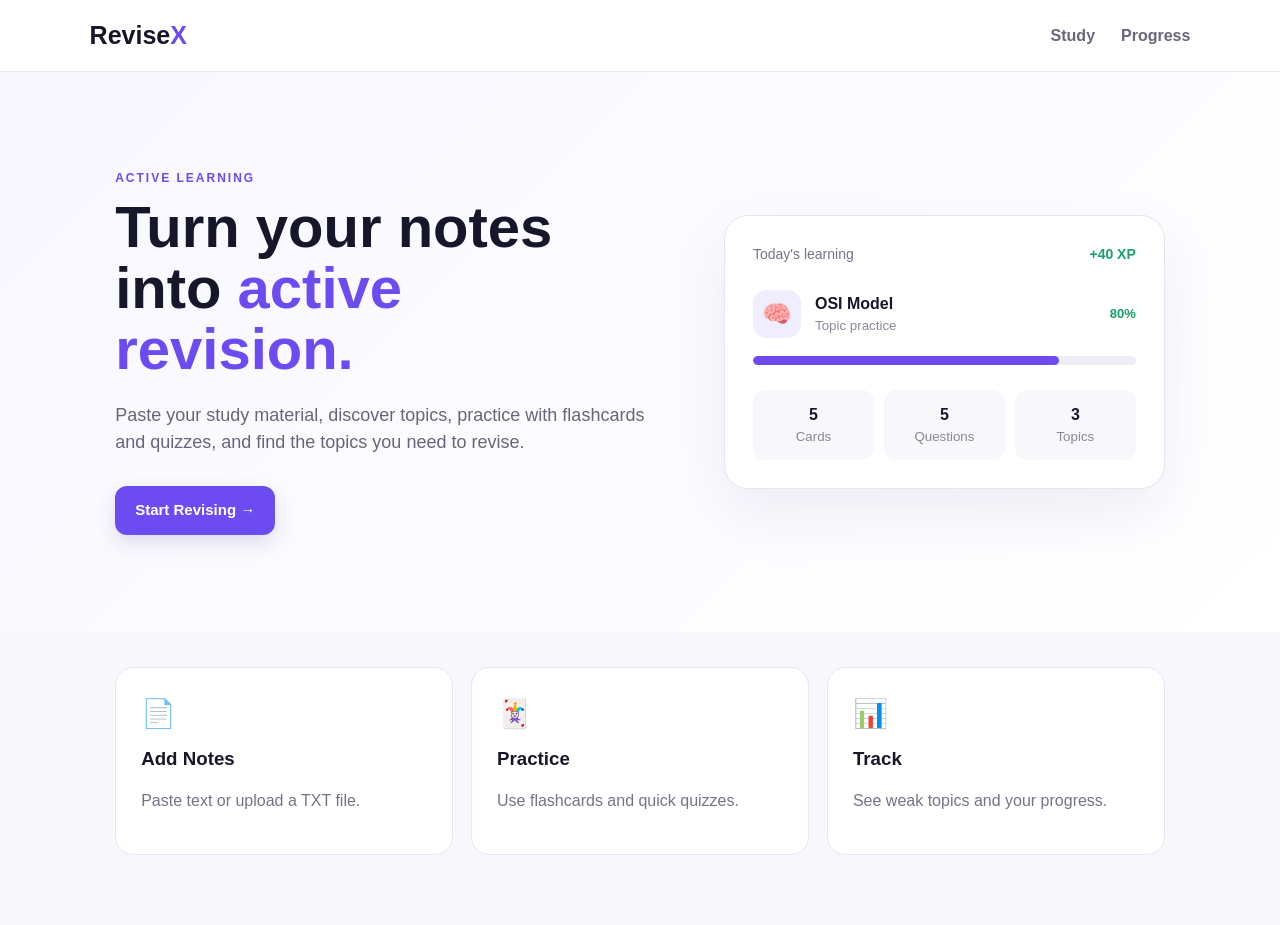
<file: index.html>
<!DOCTYPE html>
<html lang="en">
<head>
  <meta charset="UTF-8">
  <meta name="viewport" content="width=device-width, initial-scale=1.0">
  <title>ReviseX - Active Learning</title>
  <link rel="stylesheet" href="css/style.css">
</head>
<body>
  <header class="topbar">
    <a class="logo" href="index.html">Revise<span>X</span></a>
    <nav>
      <a href="study.html">Study</a>
      <a href="dashboard.html">Progress</a>
    </nav>
  </header>

  <main class="hero">
    <section class="hero-copy">
      <p class="eyebrow">ACTIVE LEARNING</p>
      <h1>Turn your notes into <span>active revision.</span></h1>
      <p class="hero-text">
        Paste your study material, discover topics, practice with flashcards and quizzes,
        and find the topics you need to revise.
      </p>
      <a class="btn primary" href="notes.html">Start Revising →</a>
    </section>

    <section class="hero-card">
      <div class="mini-top">
        <span>Today's learning</span>
        <strong>+40 XP</strong>
      </div>
      <div class="mini-topic">
        <div class="topic-icon">🧠</div>
        <div>
          <strong>OSI Model</strong>
          <small>Topic practice</small>
        </div>
        <span class="status good">80%</span>
      </div>
      <div class="progress"><span style="width:80%"></span></div>
      <div class="mini-grid">
        <div><b>5</b><small>Cards</small></div>
        <div><b>5</b><small>Questions</small></div>
        <div><b>3</b><small>Topics</small></div>
      </div>
    </section>
  </main>

  <section class="features">
    <div class="feature"><span>📄</span><h3>Add Notes</h3><p>Paste text or upload a TXT file.</p></div>
    <div class="feature"><span>🃏</span><h3>Practice</h3><p>Use flashcards and quick quizzes.</p></div>
    <div class="feature"><span>📊</span><h3>Track</h3><p>See weak topics and your progress.</p></div>
  </section>
</body>
</html>
</file>
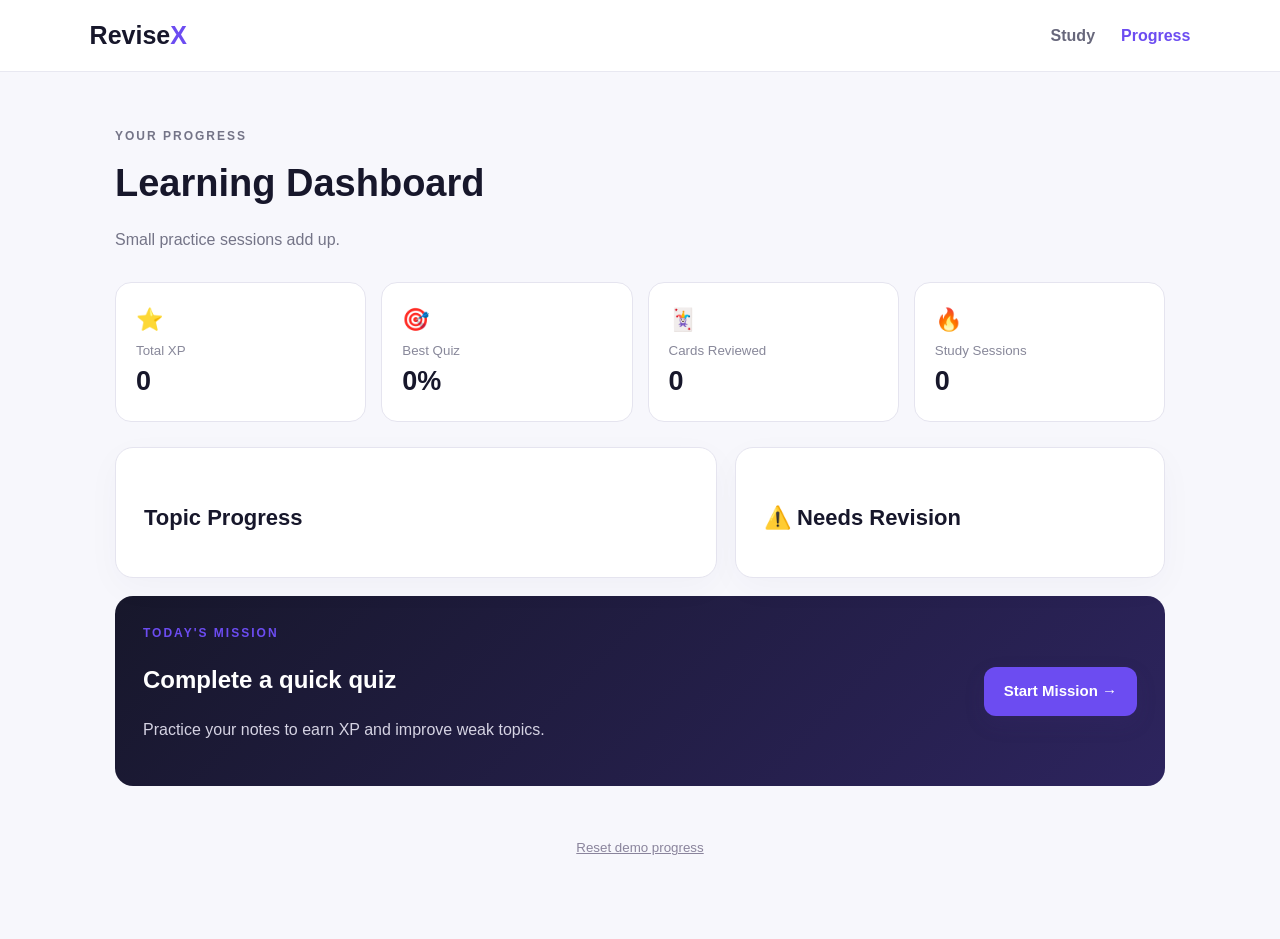
<file: dashboard.html>
<!DOCTYPE html>
<html lang="en">
<head>
  <meta charset="UTF-8">
  <meta name="viewport" content="width=device-width, initial-scale=1.0">
  <title>Progress - ReviseX</title>
  <link rel="stylesheet" href="css/style.css">
</head>
<body>
<header class="topbar">
  <a class="logo" href="index.html">Revise<span>X</span></a>
  <nav><a href="study.html">Study</a><a class="active" href="dashboard.html">Progress</a></nav>
</header>

<main class="page">
  <div class="page-heading">
    <p class="eyebrow">YOUR PROGRESS</p>
    <h1>Learning Dashboard</h1>
    <p>Small practice sessions add up.</p>
  </div>

  <section class="dashboard-top">
    <div class="xp-card">
      <span>⭐</span><small>Total XP</small><strong id="dashXP">0</strong>
    </div>
    <div class="xp-card">
      <span>🎯</span><small>Best Quiz</small><strong id="bestScore">0%</strong>
    </div>
    <div class="xp-card">
      <span>🃏</span><small>Cards Reviewed</small><strong id="cardsReviewed">0</strong>
    </div>
    <div class="xp-card">
      <span>🔥</span><small>Study Sessions</small><strong id="sessions">0</strong>
    </div>
  </section>

  <section class="dashboard-grid">
    <div class="panel">
      <div class="section-title"><h2>Topic Progress</h2></div>
      <div id="topicProgress"></div>
    </div>
    <div class="panel">
      <div class="section-title"><h2>⚠️ Needs Revision</h2></div>
      <div id="weakTopics"></div>
    </div>
  </section>

  <section class="revision-mission">
    <div>
      <p class="eyebrow">TODAY'S MISSION</p>
      <h2 id="missionTitle">Complete a quick quiz</h2>
      <p id="missionText">Practice your notes to earn XP and improve weak topics.</p>
    </div>
    <a class="btn primary" href="quiz.html">Start Mission →</a>
  </section>

  <div class="center"><button id="resetBtn" class="text-btn">Reset demo progress</button></div>
</main>
<script src="js/data.js"></script>
<script src="js/dashboard.js"></script>
</body>
</html>
</file>
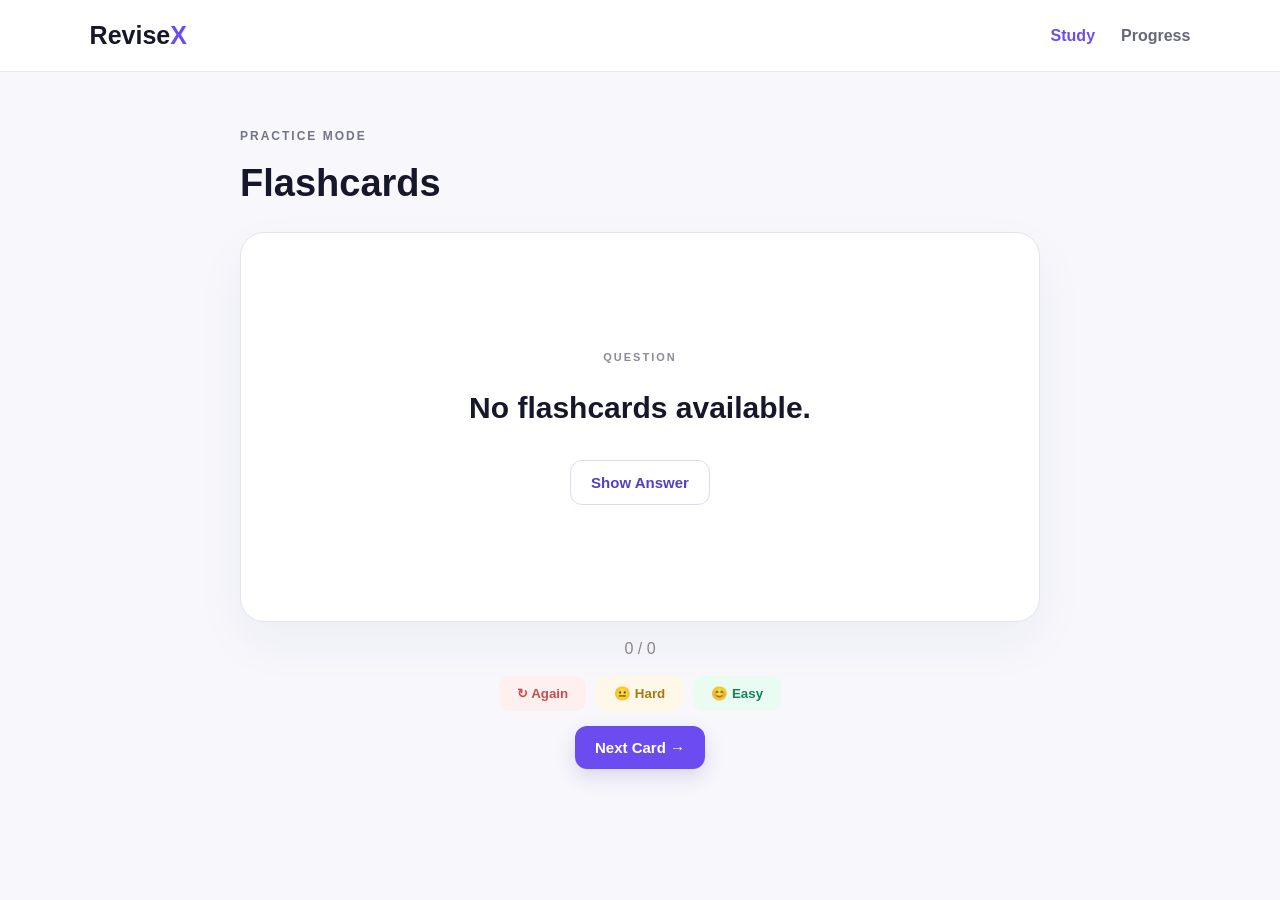
<file: flashcards.html>
<!DOCTYPE html>
<html lang="en">
<head>
  <meta charset="UTF-8">
  <meta name="viewport" content="width=device-width, initial-scale=1.0">
  <title>Flashcards - ReviseX</title>
  <link rel="stylesheet" href="css/style.css">
</head>
<body>
<header class="topbar">
  <a class="logo" href="index.html">Revise<span>X</span></a>
  <nav><a class="active" href="study.html">Study</a><a href="dashboard.html">Progress</a></nav>
</header>

<main class="page narrow">
  <div class="page-heading compact">
    <p class="eyebrow">PRACTICE MODE</p>
    <h1>Flashcards</h1>
    <p id="cardTopic"></p>
  </div>

  <div class="flash-wrap">
    <div id="flashcard" class="flashcard">
      <div class="card-label">QUESTION</div>
      <h2 id="cardQuestion">Loading...</h2>
      <button id="showAnswer" class="btn secondary">Show Answer</button>
      <div id="answerBox" class="answer-box hidden">
        <div class="card-label">ANSWER</div>
        <p id="cardAnswer"></p>
      </div>
    </div>
    <div class="card-counter"><span id="cardNumber">1</span> / <span id="totalCards">0</span></div>
    <div class="rating-row">
      <button class="rate again" data-rate="again">↻ Again</button>
      <button class="rate hard" data-rate="hard">😐 Hard</button>
      <button class="rate easy" data-rate="easy">😊 Easy</button>
    </div>
    <button id="nextCard" class="btn primary">Next Card →</button>
  </div>
</main>
<script src="js/data.js"></script>
<script src="js/flashcards.js"></script>
</body>
</html>
</file>
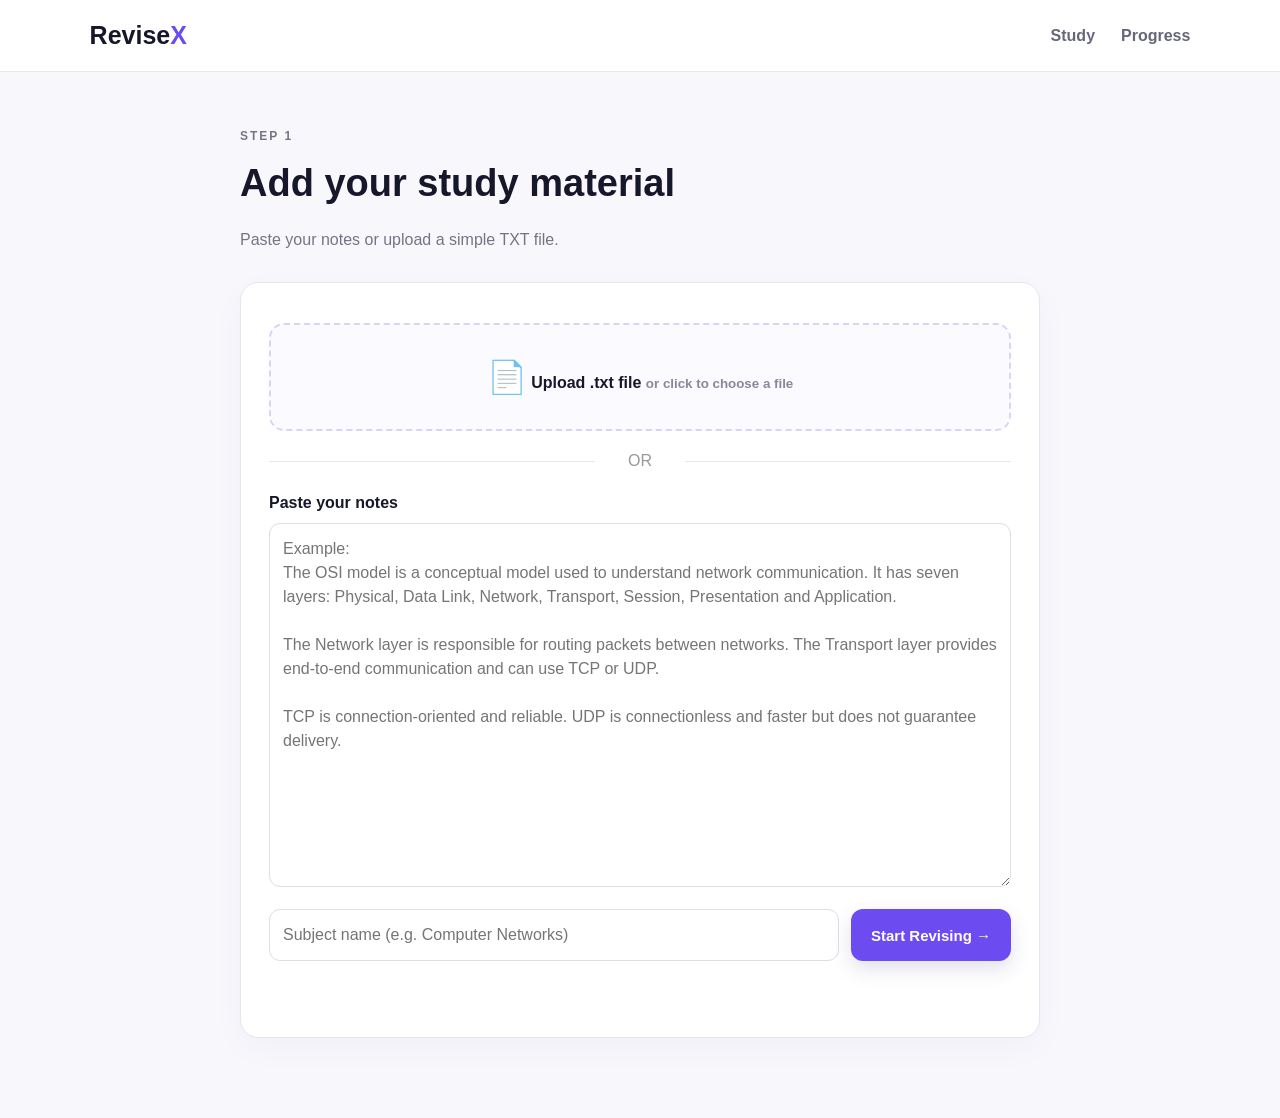
<file: notes.html>
<!DOCTYPE html>
<html lang="en">
<head>
  <meta charset="UTF-8">
  <meta name="viewport" content="width=device-width, initial-scale=1.0">
  <title>Add Notes - ReviseX</title>
  <link rel="stylesheet" href="css/style.css">
</head>
<body>
<header class="topbar">
  <a class="logo" href="index.html">Revise<span>X</span></a>
  <nav><a href="study.html">Study</a><a href="dashboard.html">Progress</a></nav>
</header>

<main class="page narrow">
  <div class="page-heading">
    <p class="eyebrow">STEP 1</p>
    <h1>Add your study material</h1>
    <p>Paste your notes or upload a simple TXT file.</p>
  </div>

  <section class="panel">
    <label for="fileInput" class="upload-box">
      <span>📄</span>
      <b>Upload .txt file</b>
      <small>or click to choose a file</small>
      <input id="fileInput" type="file" accept=".txt,text/plain">
    </label>

    <div class="or"><span>OR</span></div>

    <label for="notesInput">Paste your notes</label>
    <textarea id="notesInput" rows="14" placeholder="Example:
The OSI model is a conceptual model used to understand network communication. It has seven layers: Physical, Data Link, Network, Transport, Session, Presentation and Application.

The Network layer is responsible for routing packets between networks. The Transport layer provides end-to-end communication and can use TCP or UDP.

TCP is connection-oriented and reliable. UDP is connectionless and faster but does not guarantee delivery."></textarea>

    <div class="form-row">
      <input id="subjectInput" type="text" placeholder="Subject name (e.g. Computer Networks)">
      <button id="startBtn" class="btn primary">Start Revising →</button>
    </div>
    <p id="message" class="message"></p>
  </section>
</main>
<script src="js/data.js"></script>
<script src="js/notes.js"></script>
</body>
</html>
</file>
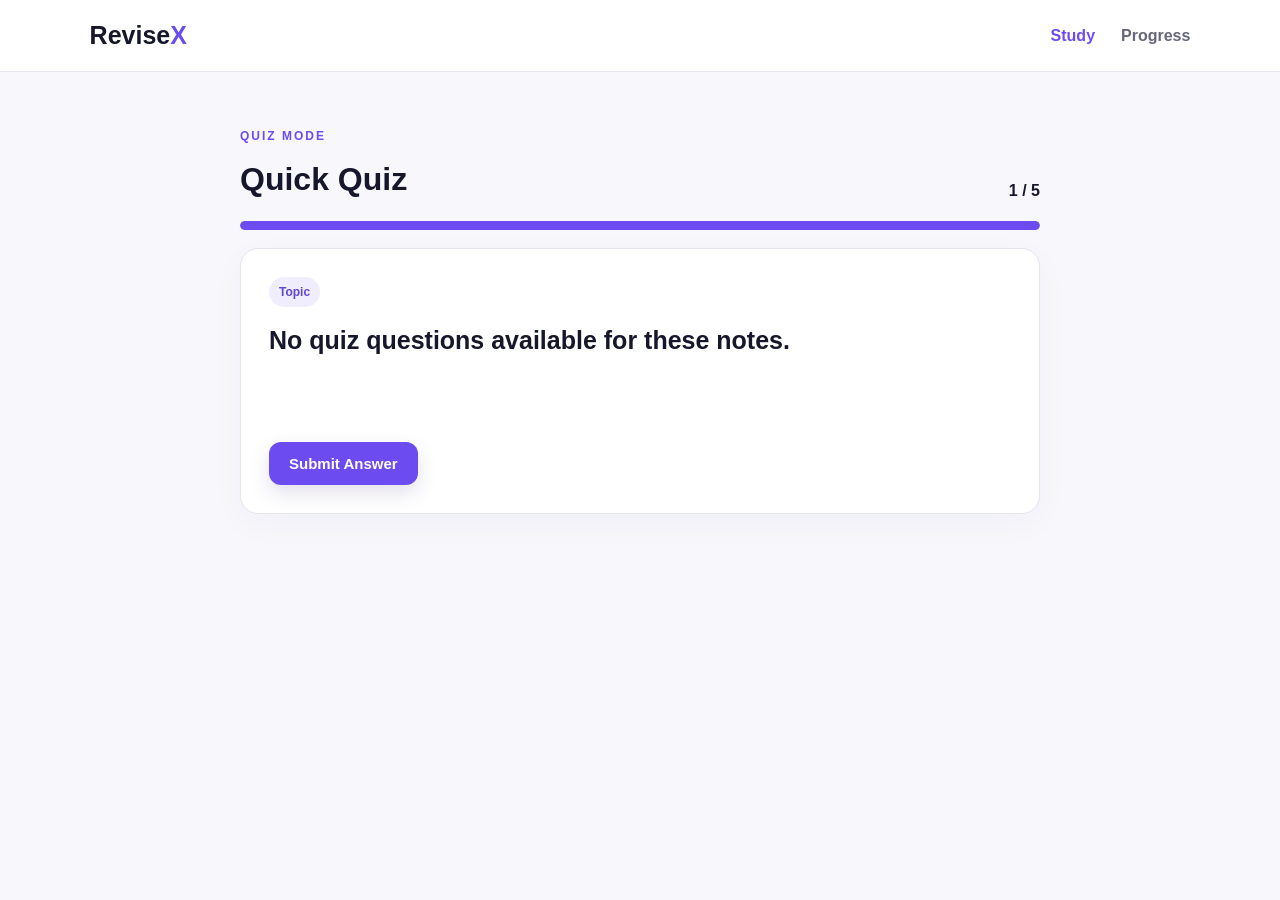
<file: quiz.html>
<!DOCTYPE html>
<html lang="en">
<head>
  <meta charset="UTF-8">
  <meta name="viewport" content="width=device-width, initial-scale=1.0">
  <title>Quiz - ReviseX</title>
  <link rel="stylesheet" href="css/style.css">
</head>
<body>
<header class="topbar">
  <a class="logo" href="index.html">Revise<span>X</span></a>
  <nav><a class="active" href="study.html">Study</a><a href="dashboard.html">Progress</a></nav>
</header>

<main class="page narrow">
  <div class="quiz-head">
    <div><p class="eyebrow">QUIZ MODE</p><h1>Quick Quiz</h1></div>
    <strong id="quizProgress">1 / 5</strong>
  </div>
  <div class="progress"><span id="quizBar"></span></div>

  <section id="quizBox" class="panel quiz-panel">
    <span id="questionTopic" class="tag">Topic</span>
    <h2 id="questionText">Loading...</h2>
    <div id="options" class="options"></div>
    <p id="feedback" class="feedback"></p>
    <button id="submitBtn" class="btn primary" disabled>Submit Answer</button>
  </section>

  <section id="resultBox" class="result-box hidden">
    <div class="result-icon">🎉</div>
    <h1>Quiz Complete!</h1>
    <div class="big-score"><span id="finalScore">0</span>%</div>
    <p id="scoreText"></p>
    <div id="weakList" class="weak-list"></div>
    <a class="btn primary" href="dashboard.html">View Progress →</a>
  </section>
</main>
<script src="js/data.js"></script>
<script src="js/quiz.js"></script>
</body>
</html>
</file>
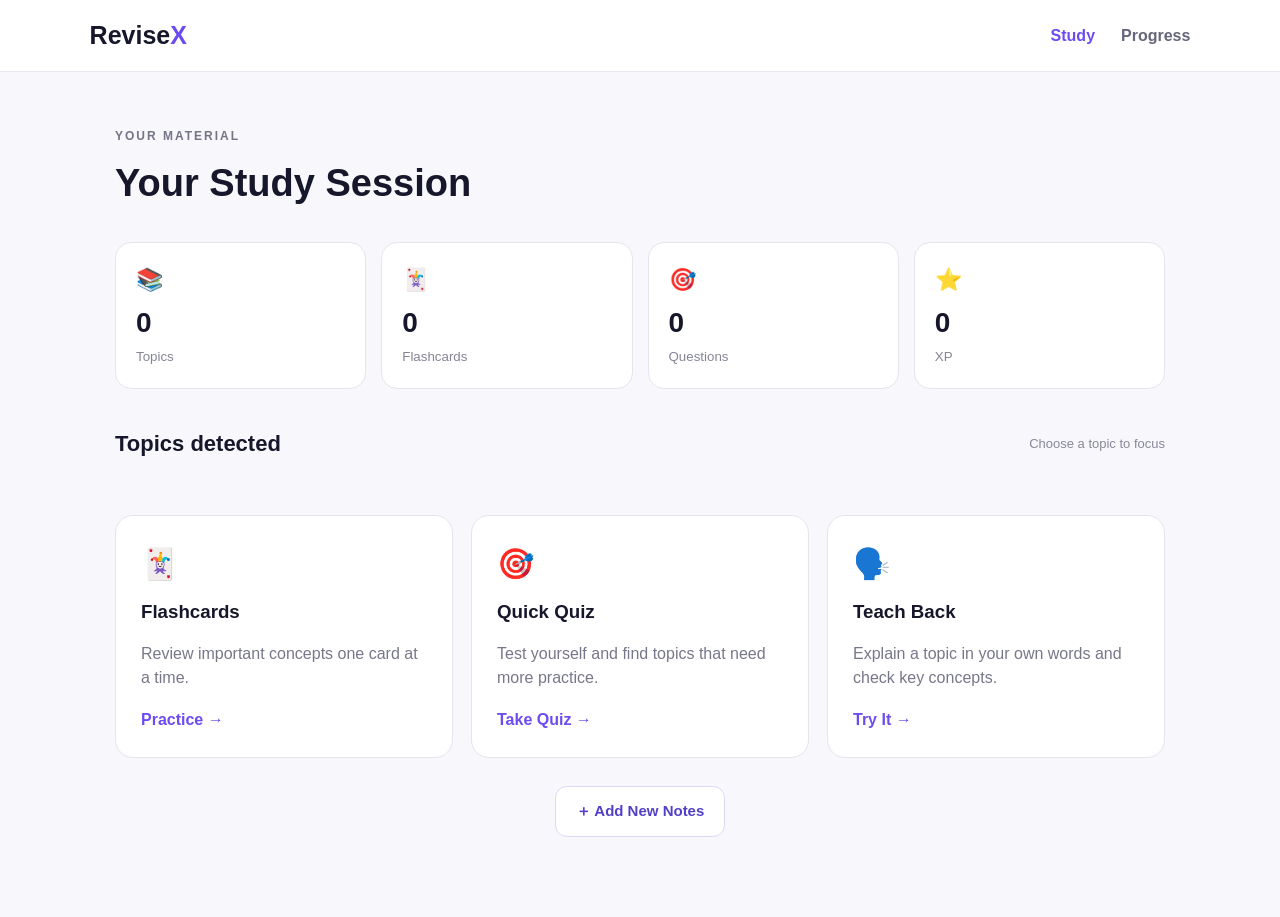
<file: study.html>
<!DOCTYPE html>
<html lang="en">
<head>
  <meta charset="UTF-8">
  <meta name="viewport" content="width=device-width, initial-scale=1.0">
  <title>Study - ReviseX</title>
  <link rel="stylesheet" href="css/style.css">
</head>
<body>
<header class="topbar">
  <a class="logo" href="index.html">Revise<span>X</span></a>
  <nav><a class="active" href="study.html">Study</a><a href="dashboard.html">Progress</a></nav>
</header>

<main class="page">
  <div class="page-heading">
    <p class="eyebrow">YOUR MATERIAL</p>
    <h1 id="subjectTitle">Your Study Session</h1>
    <p id="notePreview"></p>
  </div>

  <section class="stats-row">
    <div class="stat-card"><span>📚</span><b id="topicCount">0</b><small>Topics</small></div>
    <div class="stat-card"><span>🃏</span><b id="cardCount">0</b><small>Flashcards</small></div>
    <div class="stat-card"><span>🎯</span><b id="questionCount">0</b><small>Questions</small></div>
    <div class="stat-card"><span>⭐</span><b id="xpValue">0</b><small>XP</small></div>
  </section>

  <section>
    <div class="section-title"><h2>Topics detected</h2><span class="hint">Choose a topic to focus</span></div>
    <div id="topics" class="topic-list"></div>
  </section>

  <section class="mode-grid">
    <a class="mode-card" href="flashcards.html">
      <span class="mode-icon">🃏</span><h3>Flashcards</h3><p>Review important concepts one card at a time.</p><b>Practice →</b>
    </a>
    <a class="mode-card" href="quiz.html">
      <span class="mode-icon">🎯</span><h3>Quick Quiz</h3><p>Test yourself and find topics that need more practice.</p><b>Take Quiz →</b>
    </a>
    <a class="mode-card" href="teach.html">
      <span class="mode-icon">🗣️</span><h3>Teach Back</h3><p>Explain a topic in your own words and check key concepts.</p><b>Try It →</b>
    </a>
  </section>

  <div class="center"><a class="btn secondary" href="notes.html">＋ Add New Notes</a></div>
</main>
<script src="js/data.js"></script>
<script src="js/study.js"></script>
</body>
</html>
</file>
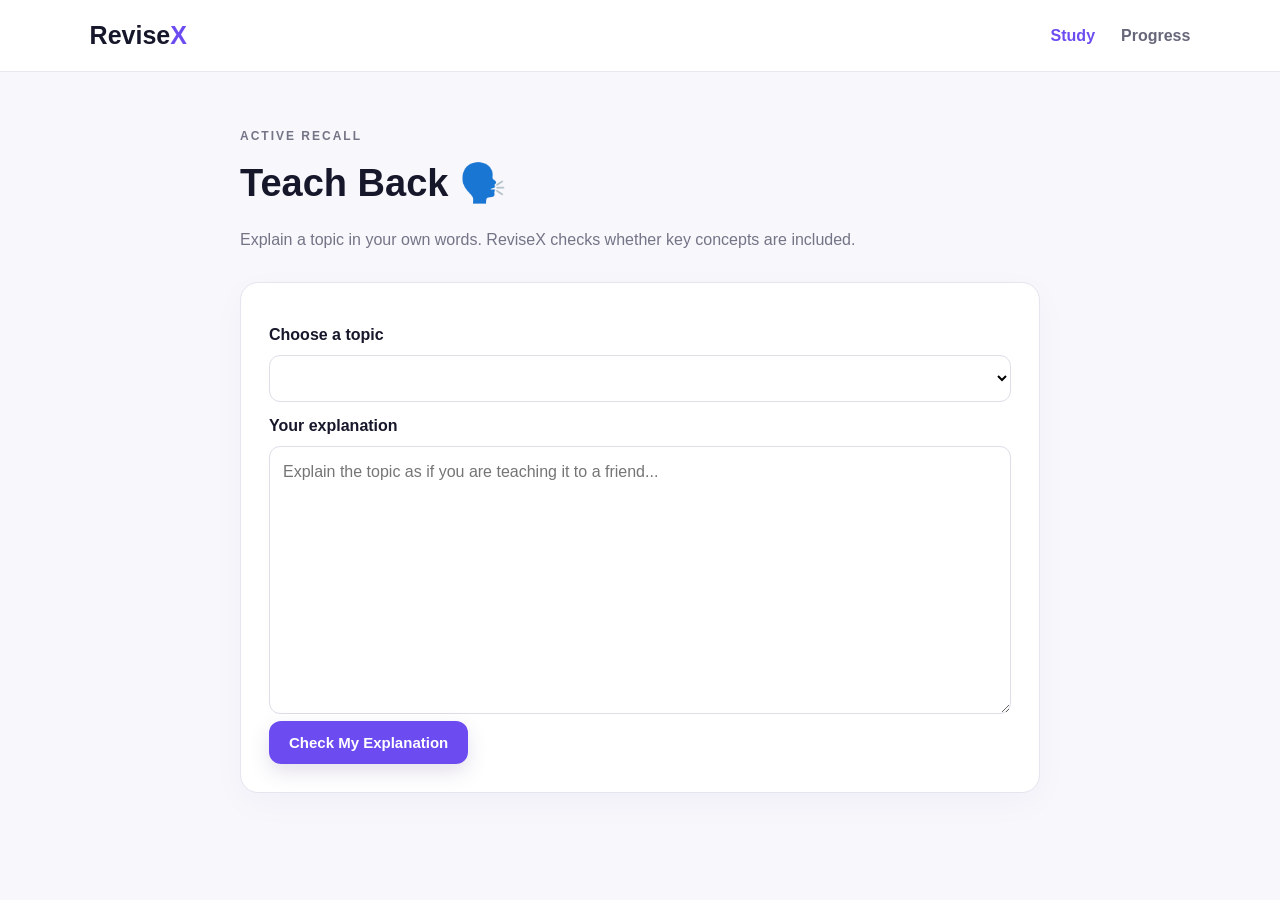
<file: teach.html>
<!DOCTYPE html>
<html lang="en">
<head>
  <meta charset="UTF-8">
  <meta name="viewport" content="width=device-width, initial-scale=1.0">
  <title>Teach Back - ReviseX</title>
  <link rel="stylesheet" href="css/style.css">
</head>
<body>
<header class="topbar">
  <a class="logo" href="index.html">Revise<span>X</span></a>
  <nav><a class="active" href="study.html">Study</a><a href="dashboard.html">Progress</a></nav>
</header>

<main class="page narrow">
  <div class="page-heading">
    <p class="eyebrow">ACTIVE RECALL</p>
    <h1>Teach Back 🗣️</h1>
    <p>Explain a topic in your own words. ReviseX checks whether key concepts are included.</p>
  </div>

  <section class="panel">
    <label for="teachTopic">Choose a topic</label>
    <select id="teachTopic"></select>
    <label for="teachAnswer">Your explanation</label>
    <textarea id="teachAnswer" rows="10" placeholder="Explain the topic as if you are teaching it to a friend..."></textarea>
    <button id="checkBtn" class="btn primary">Check My Explanation</button>
    <div id="teachResult" class="teach-result hidden"></div>
  </section>
</main>
<script src="js/data.js"></script>
<script src="js/teach.js"></script>
</body>
</html>
</file>
<file: css/style.css>
* {
  box-sizing: border-box;
}

body {
  margin: 0;
  font-family: Inter, Segoe UI, Arial, sans-serif;
  background: #f7f7fc;
  color: #17172b;
  line-height: 1.5;
}

/* =========================
   TOP BAR
========================= */

.topbar {
  height: 72px;
  background: #fff;
  border-bottom: 1px solid #e8e8f1;
  display: flex;
  align-items: center;
  justify-content: space-between;
  padding: 0 7%;
  position: sticky;
  top: 0;
  z-index: 5;
}

.logo {
  font-size: 25px;
  font-weight: 800;
  color: #17172b;
  text-decoration: none;
}

.logo span {
  color: #6c4cf1;
}

.topbar nav {
  display: flex;
  align-items: center;
  gap: 26px;
}

.topbar nav a {
  color: #67677b;
  text-decoration: none;
  font-weight: 600;
}

.topbar nav a:hover,
.topbar nav a.active {
  color: #6c4cf1;
}

/* =========================
   HERO
========================= */

.hero {
  min-height: 560px;
  display: grid;
  grid-template-columns: 1.1fr 0.9fr;
  gap: 70px;
  align-items: center;
  padding: 70px 9%;
  background: linear-gradient(135deg, #f8f7ff, #fff);
}

.eyebrow {
  font-size: 12px;
  letter-spacing: 2px;
  font-weight: 800;
  color: #6c4cf1;
  margin: 0 0 10px;
}

.hero h1 {
  font-size: 58px;
  line-height: 1.05;
  margin: 0 0 22px;
  max-width: 650px;
}

.hero h1 span {
  color: #6c4cf1;
}

.hero-text {
  font-size: 18px;
  color: #66667a;
  max-width: 590px;
  margin-bottom: 30px;
}

/* =========================
   BUTTONS
========================= */

.btn {
  border: 0;
  border-radius: 12px;
  padding: 13px 20px;
  font-size: 15px;
  font-weight: 750;
  cursor: pointer;
  text-decoration: none;
  display: inline-flex;
  align-items: center;
  justify-content: center;
  transition: 0.2s;
}

.btn:hover {
  transform: translateY(-2px);
}

.primary {
  background: #6c4cf1;
  color: #fff;
  box-shadow: 0 8px 20px #40327a26;
}

.secondary {
  background: #fff;
  color: #5140c7;
  border: 1px solid #ddd9f8;
}

/* =========================
   HERO CARD
========================= */

.hero-card {
  background: #fff;
  border: 1px solid #e7e5f2;
  border-radius: 24px;
  padding: 28px;
  box-shadow: 0 25px 60px #40327a14;
}

.mini-top,
.mini-topic {
  display: flex;
  align-items: center;
  justify-content: space-between;
}

.mini-top {
  color: #747487;
  font-size: 14px;
  margin-bottom: 25px;
}

.mini-top strong {
  color: #19a36a;
}

.mini-topic {
  justify-content: flex-start;
  gap: 14px;
}

.topic-icon {
  width: 48px;
  height: 48px;
  border-radius: 14px;
  background: #f0edff;
  display: grid;
  place-items: center;
  font-size: 24px;
}

.mini-topic div:nth-child(2) {
  display: flex;
  flex-direction: column;
}

.mini-topic small {
  color: #88889a;
}

.status {
  margin-left: auto;
  font-size: 13px;
  font-weight: 800;
}

.good {
  color: #159e65;
}

.progress {
  height: 9px;
  background: #eeeef5;
  border-radius: 99px;
  overflow: hidden;
  margin: 18px 0;
}

.progress span {
  display: block;
  height: 100%;
  background: #6c4cf1;
  border-radius: 99px;
}

.mini-grid {
  display: grid;
  grid-template-columns: repeat(3, 1fr);
  gap: 10px;
  margin-top: 25px;
}

.mini-grid div {
  background: #f8f8fc;
  border-radius: 12px;
  padding: 13px;
  text-align: center;
}

.mini-grid b,
.mini-grid small {
  display: block;
}

.mini-grid small {
  color: #88889a;
}

/* =========================
   FEATURES
========================= */

.features {
  display: grid;
  grid-template-columns: repeat(3, 1fr);
  gap: 18px;
  padding: 35px 9% 70px;
}

.feature {
  background: #fff;
  border: 1px solid #e7e5f2;
  border-radius: 18px;
  padding: 25px;
}

.feature span {
  font-size: 28px;
}

.feature h3 {
  margin: 10px 0 4px;
}

.feature p,
.page-heading p {
  color: #747487;
}

/* =========================
   GENERAL PAGE
========================= */

.page {
  max-width: 1100px;
  margin: 0 auto;
  padding: 55px 25px 80px;
}

.narrow {
  max-width: 850px;
}

.page-heading {
  margin-bottom: 30px;
}

.page-heading.compact {
  margin-bottom: 20px;
}

.page-heading h1 {
  font-size: 38px;
  margin: 0 0 8px;
}

/* =========================
   PANELS
========================= */

.panel {
  background: #fff;
  border: 1px solid #e5e4ef;
  border-radius: 18px;
  padding: 28px;
  box-shadow: 0 10px 35px #2d245e08;
}

/* =========================
   UPLOAD
========================= */

.upload-box {
  border: 2px dashed #d8d4f6;
  border-radius: 15px;
  padding: 28px;
  text-align: center;
  display: flex;
  flex-direction: column;
  gap: 5px;
  cursor: pointer;
  background: #fbfaff;
}

.upload-box span {
  font-size: 32px;
}

.upload-box small {
  color: #88889a;
}

.upload-box input {
  display: none;
}

.or {
  text-align: center;
  color: #999;
  margin: 18px 0;
  position: relative;
}

.or:before,
.or:after {
  content: "";
  height: 1px;
  background: #e7e7ef;
  position: absolute;
  top: 50%;
  width: 44%;
}

.or:before {
  left: 0;
}

.or:after {
  right: 0;
}

.or span {
  background: #fff;
  padding: 0 10px;
  position: relative;
  z-index: 1;
}

/* =========================
   FORM
========================= */

.panel label {
  display: block;
  font-weight: 700;
  margin: 12px 0 8px;
}

.panel textarea,
.panel input,
.panel select {
  width: 100%;
  border: 1px solid #dedde8;
  border-radius: 11px;
  padding: 13px;
  font: inherit;
  outline: none;
  background: #fff;
}

.panel textarea:focus,
.panel input:focus,
.panel select:focus {
  border-color: #8067f4;
  box-shadow: 0 0 0 3px #8067f414;
}

.form-row {
  display: grid;
  grid-template-columns: 1fr auto;
  gap: 12px;
  margin-top: 15px;
}

.message {
  min-height: 20px;
  color: #d64c4c;
  font-size: 14px;
}

/* =========================
   STATS
========================= */

.stats-row {
  display: grid;
  grid-template-columns: repeat(4, 1fr);
  gap: 15px;
  margin-bottom: 38px;
}

.stat-card {
  background: #fff;
  border: 1px solid #e5e4ef;
  border-radius: 16px;
  padding: 20px;
}

.stat-card span {
  font-size: 22px;
  display: block;
}

.stat-card b {
  font-size: 28px;
  display: block;
  margin-top: 6px;
}

.stat-card small {
  color: #858596;
}

/* =========================
   TOPICS
========================= */

.section-title {
  display: flex;
  justify-content: space-between;
  align-items: center;
  margin: 25px 0 15px;
}

.section-title h2 {
  margin: 0;
  font-size: 22px;
}

.hint {
  font-size: 13px;
  color: #88889a;
}

.topic-list {
  display: flex;
  flex-wrap: wrap;
  gap: 10px;
  margin-bottom: 40px;
}

.topic-pill {
  border: 1px solid #dedaf7;
  background: #fff;
  border-radius: 30px;
  padding: 10px 16px;
  color: #5140c7;
  font-weight: 700;
  cursor: pointer;
}

.topic-pill:hover,
.topic-pill.selected {
  background: #6c4cf1;
  color: #fff;
}

/* =========================
   MODES
========================= */

.mode-grid {
  display: grid;
  grid-template-columns: repeat(3, 1fr);
  gap: 18px;
}

.mode-card {
  background: #fff;
  border: 1px solid #e5e4ef;
  border-radius: 18px;
  padding: 25px;
  text-decoration: none;
  color: #17172b;
  transition: 0.2s;
}

.mode-card:hover {
  transform: translateY(-4px);
  box-shadow: 0 15px 30px #2d245e12;
}

.mode-icon {
  font-size: 30px;
}

.mode-card h3 {
  margin: 12px 0 5px;
}

.mode-card p {
  color: #77778a;
  min-height: 50px;
}

.mode-card b {
  color: #6c4cf1;
}

.center {
  text-align: center;
  margin-top: 28px;
}

/* =========================
   FLASHCARDS
========================= */

.flash-wrap {
  text-align: center;
}

.flashcard {
  background: #fff;
  border: 1px solid #e5e4ef;
  border-radius: 24px;
  min-height: 390px;
  padding: 45px 35px;
  display: flex;
  flex-direction: column;
  align-items: center;
  justify-content: center;
  box-shadow: 0 20px 50px #2d245e0d;
}

.card-label {
  font-size: 11px;
  letter-spacing: 2px;
  font-weight: 800;
  color: #8b8b9a;
}

.flashcard h2 {
  font-size: 30px;
  max-width: 620px;
  margin: 20px 0 30px;
}

.answer-box {
  max-width: 620px;
  border-top: 1px solid #eeeef4;
  padding-top: 20px;
  margin-top: 22px;
}

.answer-box p {
  font-size: 17px;
  color: #57576b;
}

.hidden {
  display: none !important;
}

.card-counter {
  color: #888;
  margin: 15px;
}

.rating-row {
  display: flex;
  justify-content: center;
  gap: 10px;
  margin-bottom: 15px;
}

.rate {
  border: 0;
  padding: 10px 18px;
  border-radius: 10px;
  cursor: pointer;
  font-weight: 700;
}

.again {
  background: #fff0f0;
  color: #c84d4d;
}

.hard {
  background: #fff8e9;
  color: #aa7811;
}

.easy {
  background: #eafbf2;
  color: #18835a;
}

/* =========================
   QUIZ
========================= */

.quiz-head {
  display: flex;
  align-items: flex-end;
  justify-content: space-between;
  margin-bottom: 12px;
}

.quiz-head h1 {
  margin: 0;
}

.quiz-panel h2 {
  font-size: 25px;
  margin: 15px 0 25px;
}

.tag {
  display: inline-block;
  padding: 6px 10px;
  border-radius: 20px;
  background: #f0edff;
  color: #5d48d2;
  font-size: 12px;
  font-weight: 800;
}

.options {
  display: grid;
  gap: 12px;
}

.option {
  border: 1px solid #dedde8;
  border-radius: 12px;
  padding: 15px;
  cursor: pointer;
  background: #fff;
  text-align: left;
  font: inherit;
}

.option:hover {
  border-color: #8a74ef;
}

.option.selected {
  border: 2px solid #6c4cf1;
  background: #f5f2ff;
}

.option.correct {
  border-color: #24a66f;
  background: #effbf5;
}

.option.wrong {
  border-color: #db6262;
  background: #fff2f2;
}

.feedback {
  min-height: 25px;
  font-weight: 700;
}

/* =========================
   RESULTS
========================= */

.result-box {
  text-align: center;
  background: #fff;
  border: 1px solid #e5e4ef;
  border-radius: 20px;
  padding: 45px;
}

.result-icon {
  font-size: 45px;
}

.big-score {
  font-size: 60px;
  font-weight: 850;
  color: #6c4cf1;
}

.weak-list {
  margin: 20px auto;
  max-width: 450px;
  text-align: left;
}

.weak-item {
  padding: 12px;
  border-radius: 10px;
  background: #fff3f3;
  color: #a64242;
  margin: 7px;
}

/* =========================
   TEACH BACK
========================= */

.teach-result {
  margin-top: 20px;
  border-radius: 14px;
  padding: 20px;
  background: #f7f6ff;
}

.concepts {
  display: flex;
  flex-wrap: wrap;
  gap: 8px;
  margin-top: 15px;
}

.concept {
  padding: 7px 10px;
  border-radius: 20px;
  font-size: 13px;
  font-weight: 700;
}

.found {
  background: #eafbf2;
  color: #18835a;
}

.missing {
  background: #fff0f0;
  color: #b44a4a;
}

/* =========================
   DASHBOARD
========================= */

.dashboard-top {
  display: grid;
  grid-template-columns: repeat(4, 1fr);
  gap: 15px;
  margin-bottom: 25px;
}

.xp-card {
  background: #fff;
  border: 1px solid #e5e4ef;
  border-radius: 16px;
  padding: 20px;
}

.xp-card span {
  font-size: 22px;
}

.xp-card small,
.xp-card strong {
  display: block;
}

.xp-card small {
  color: #88889a;
  margin-top: 5px;
}

.xp-card strong {
  font-size: 27px;
}

.dashboard-grid {
  display: grid;
  grid-template-columns: 1.4fr 1fr;
  gap: 18px;
}

.topic-progress {
  margin: 17px 0;
}

.topic-progress-head {
  display: flex;
  justify-content: space-between;
  font-weight: 700;
  font-size: 14px;
}

.weak-card {
  padding: 14px;
  background: #fff7f7;
  border-radius: 12px;
  margin-bottom: 10px;
}

.weak-card strong {
  display: block;
}

.weak-card small {
  color: #8b6b6b;
}

.strong-card {
  padding: 14px;
  background: #f0fbf5;
  border-radius: 12px;
  margin-bottom: 10px;
}

.revision-mission {
  margin-top: 18px;
  padding: 28px;
  border-radius: 18px;
  background: linear-gradient(135deg, #17172b, #2d245e);
  color: #fff;
  display: flex;
  align-items: center;
  justify-content: space-between;
  gap: 20px;
}

.revision-mission p:not(.eyebrow) {
  color: #d5d3e3;
}

/* =========================
   EXTRA
========================= */

.text-btn {
  background: none;
  border: 0;
  color: #8a849c;
  text-decoration: underline;
  cursor: pointer;
  margin-top: 25px;
}

.empty {
  color: #88889a;
  padding: 10px 0;
}

/* =========================
   RESPONSIVE
========================= */

@media (max-width: 800px) {
  .hero {
    grid-template-columns: 1fr;
    padding: 50px 6%;
    gap: 30px;
  }

  .hero h1 {
    font-size: 42px;
  }

  .features,
  .mode-grid,
  .dashboard-top {
    grid-template-columns: 1fr;
  }

  .stats-row {
    grid-template-columns: repeat(2, 1fr);
  }

  .dashboard-grid {
    grid-template-columns: 1fr;
  }

  .form-row {
    grid-template-columns: 1fr;
  }

  .topbar {
    padding: 0 5%;
  }

  .topbar nav {
    gap: 12px;
  }

  .revision-mission {
    flex-direction: column;
    align-items: flex-start;
  }
}
</file>
